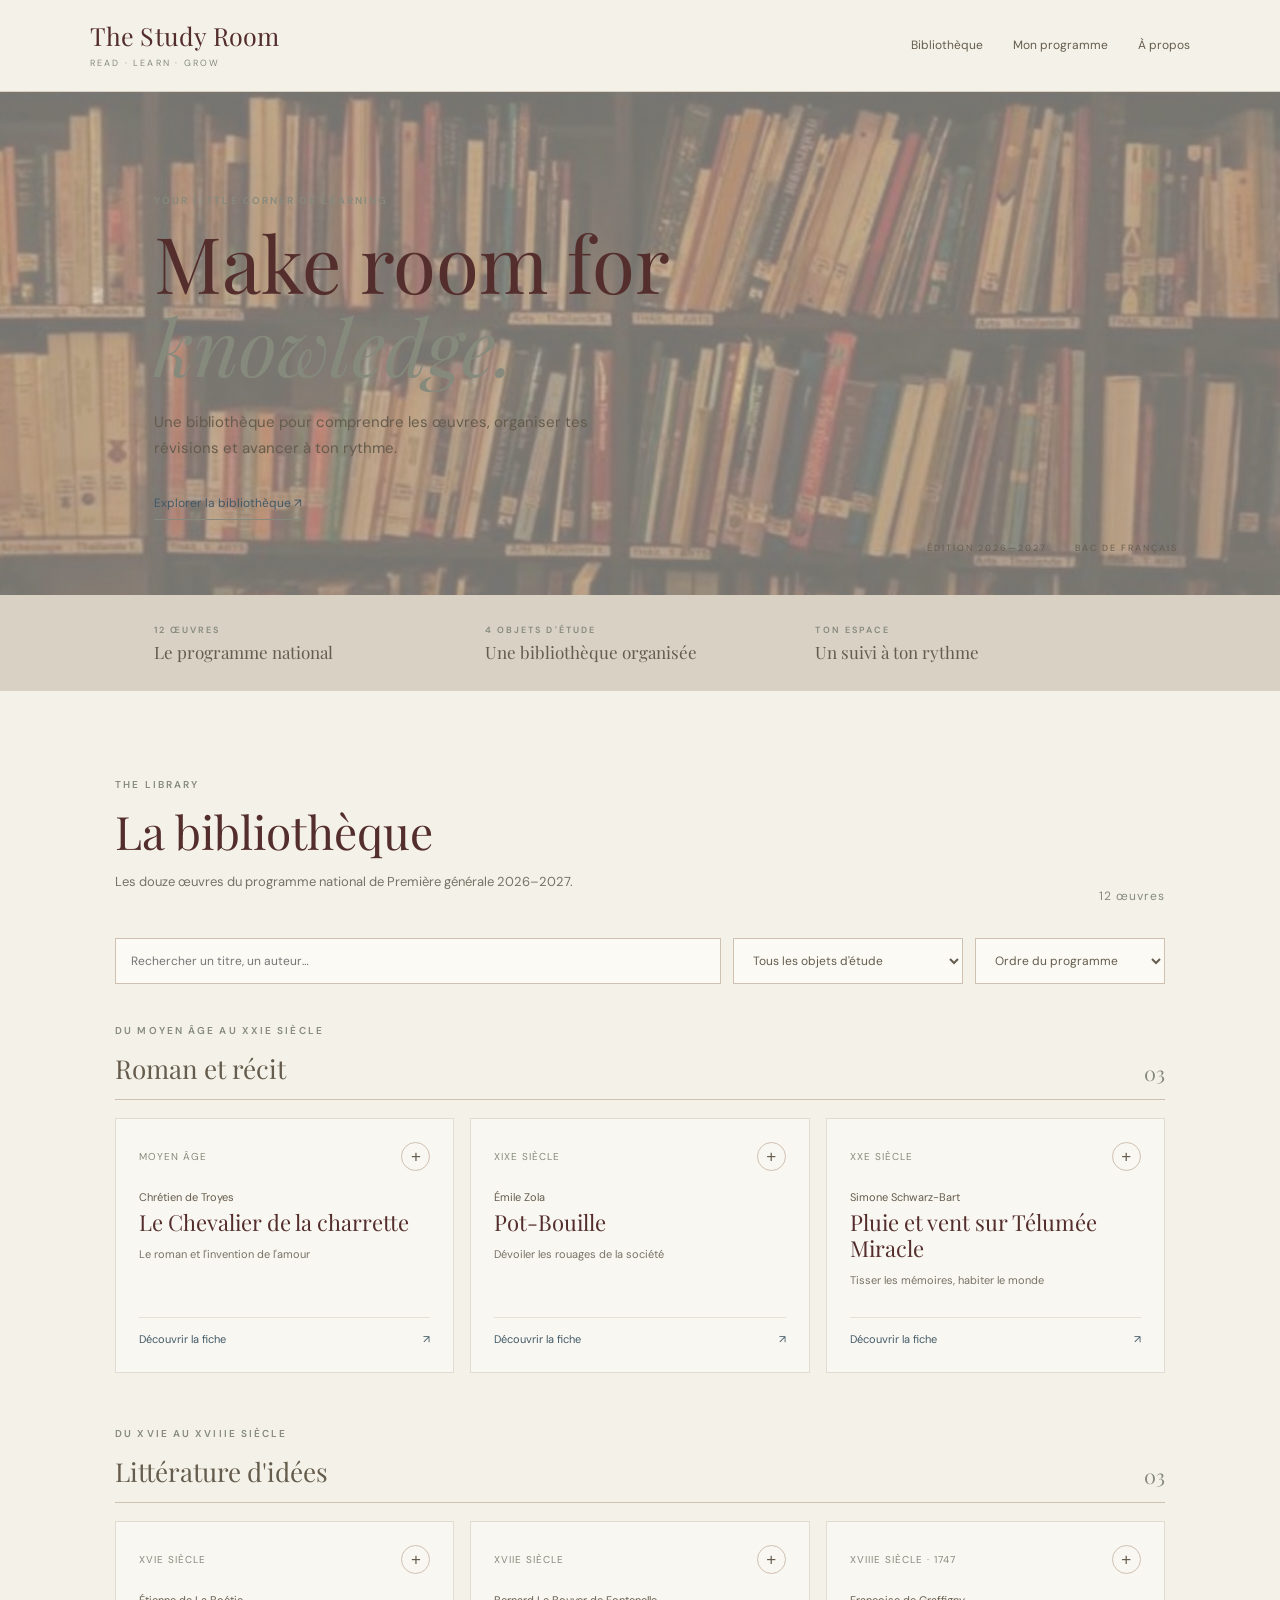
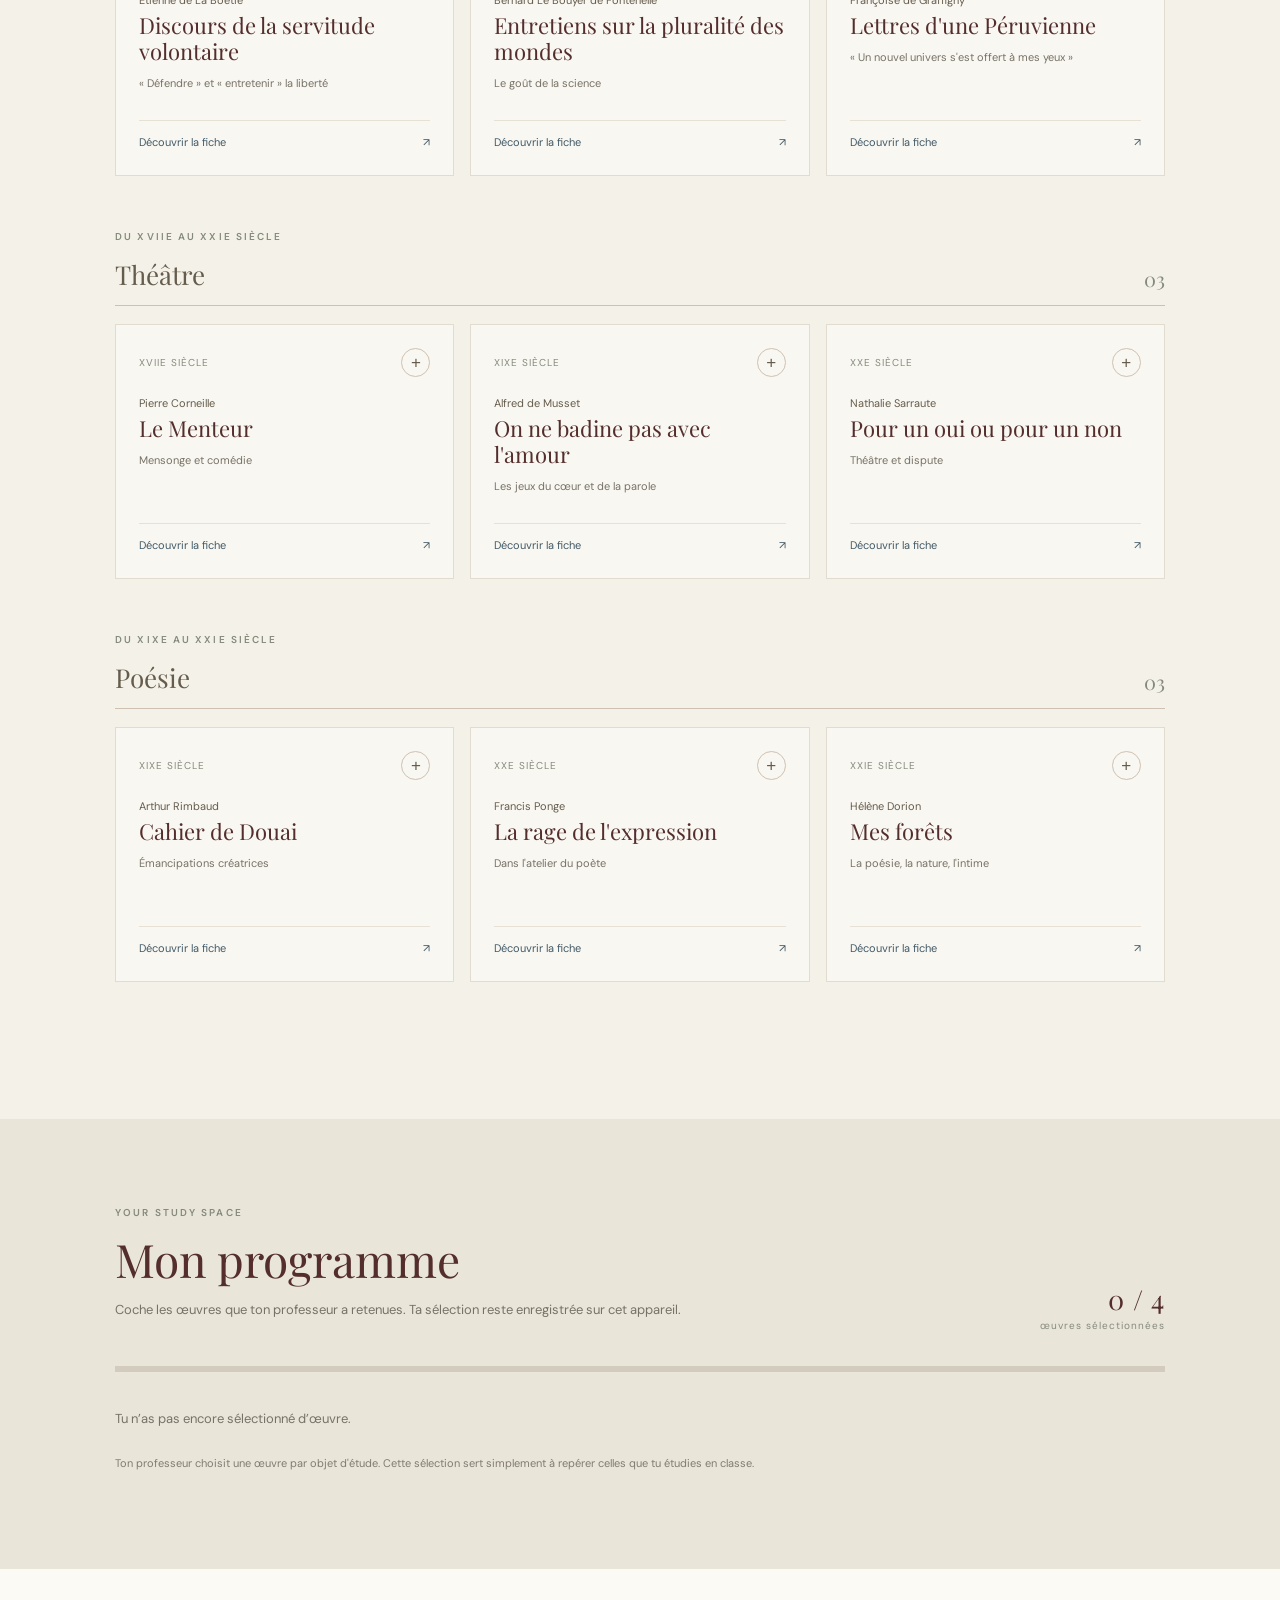
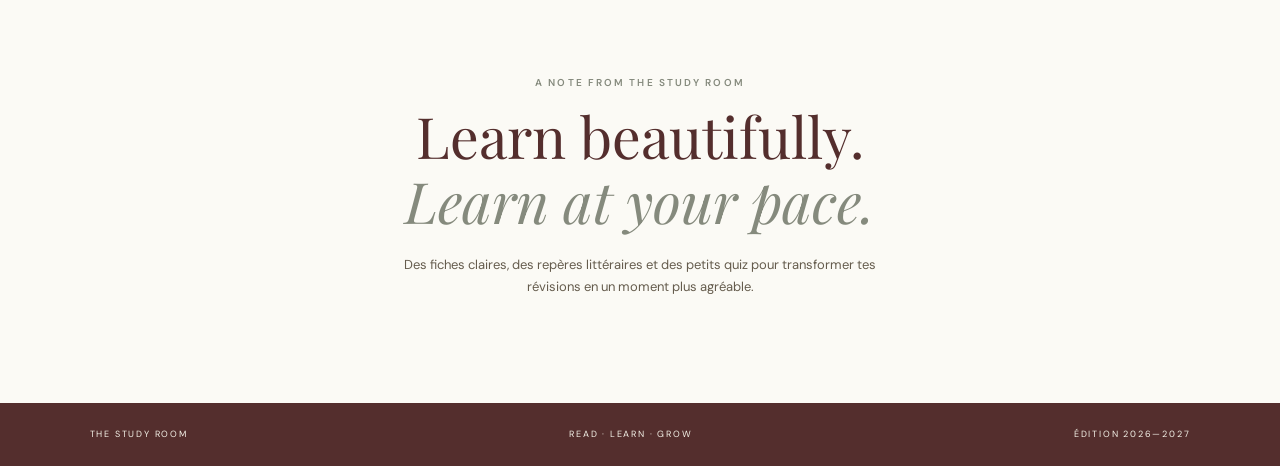
<file: index.html>
<!DOCTYPE html>
<html lang="fr">
<head>
  <meta charset="UTF-8">
  <meta name="viewport" content="width=device-width, initial-scale=1.0">
  <meta name="description" content="The Study Room — ta bibliothèque pour préparer le bac de français.">
  <title>The Study Room | Bibliothèque</title>
  <link rel="stylesheet" href="style.css">
  <script src="works.js" defer></script>
  <script src="app.js" defer></script>
</head>
<body>
  <header class="site-header">
    <a class="brand" href="index.html">The Study Room<span>READ · LEARN · GROW</span></a>
    <nav>
      <a href="#library">Bibliothèque</a>
      <a href="#my-program">Mon programme</a>
      <a href="#about">À propos</a>
    </nav>
  </header>

  <main>
    <section class="hero">
      <p class="eyebrow">YOUR LITTLE CORNER OF LEARNING</p>
      <h1>Make room for <em>knowledge.</em></h1>
      <p>Une bibliothèque pour comprendre les œuvres, organiser tes révisions et avancer à ton rythme.</p>
      <a class="text-link" href="#library">Explorer la bibliothèque <span>↗</span></a>
      <div class="hero-note">ÉDITION 2026—2027 <span>·</span> BAC DE FRANÇAIS</div>
    </section>

    <section class="intro-strip">
      <div><span class="eyebrow">12 ŒUVRES</span><strong>Le programme national</strong></div>
      <div><span class="eyebrow">4 OBJETS D'ÉTUDE</span><strong>Une bibliothèque organisée</strong></div>
      <div><span class="eyebrow">TON ESPACE</span><strong>Un suivi à ton rythme</strong></div>
    </section>

    <section class="section" id="library">
      <div class="section-heading">
        <div>
          <p class="eyebrow">THE LIBRARY</p>
          <h2>La bibliothèque</h2>
          <p class="muted">Les douze œuvres du programme national de Première générale 2026–2027.</p>
        </div>
        <span class="count" id="work-count">12 œuvres</span>
      </div>

      <div class="toolbar">
        <input id="search" type="search" placeholder="Rechercher un titre, un auteur…" aria-label="Rechercher une œuvre">
        <select id="filter" aria-label="Filtrer par objet d'étude">
          <option value="all">Tous les objets d'étude</option>
          <option value="roman">Roman et récit</option>
          <option value="idees">Littérature d'idées</option>
          <option value="theatre">Théâtre</option>
          <option value="poesie">Poésie</option>
        </select>
        <select id="sort" aria-label="Trier les œuvres">
          <option value="order">Ordre du programme</option>
          <option value="title">Titre A à Z</option>
          <option value="author">Auteur A à Z</option>
        </select>
      </div>

      <div id="library-groups"></div>
      <p id="empty-state" class="empty hidden">Aucune œuvre ne correspond à ta recherche.</p>
    </section>

    <section class="section personal-section" id="my-program">
      <div class="section-heading">
        <div>
          <p class="eyebrow">YOUR STUDY SPACE</p>
          <h2>Mon programme</h2>
          <p class="muted">Coche les œuvres que ton professeur a retenues. Ta sélection reste enregistrée sur cet appareil.</p>
        </div>
        <div class="progress-summary"><strong id="selected-count">0 / 4</strong><span>œuvres sélectionnées</span></div>
      </div>
      <div class="progress-track"><div id="program-progress"></div></div>
      <div id="selected-list" class="selected-list"><p class="muted">Tu n'as pas encore sélectionné d'œuvre.</p></div>
      <p class="small-note">Ton professeur choisit une œuvre par objet d'étude. Cette sélection sert simplement à repérer celles que tu étudies en classe.</p>
    </section>

    <section class="about section" id="about">
      <p class="eyebrow">A NOTE FROM THE STUDY ROOM</p>
      <h2>Learn beautifully.<br><em>Learn at your pace.</em></h2>
      <p>Des fiches claires, des repères littéraires et des petits quiz pour transformer tes révisions en un moment plus agréable.</p>
    </section>
  </main>

  <footer><span>THE STUDY ROOM</span><span>READ · LEARN · GROW</span><span>ÉDITION 2026—2027</span></footer>
</body>
</html>
</file>
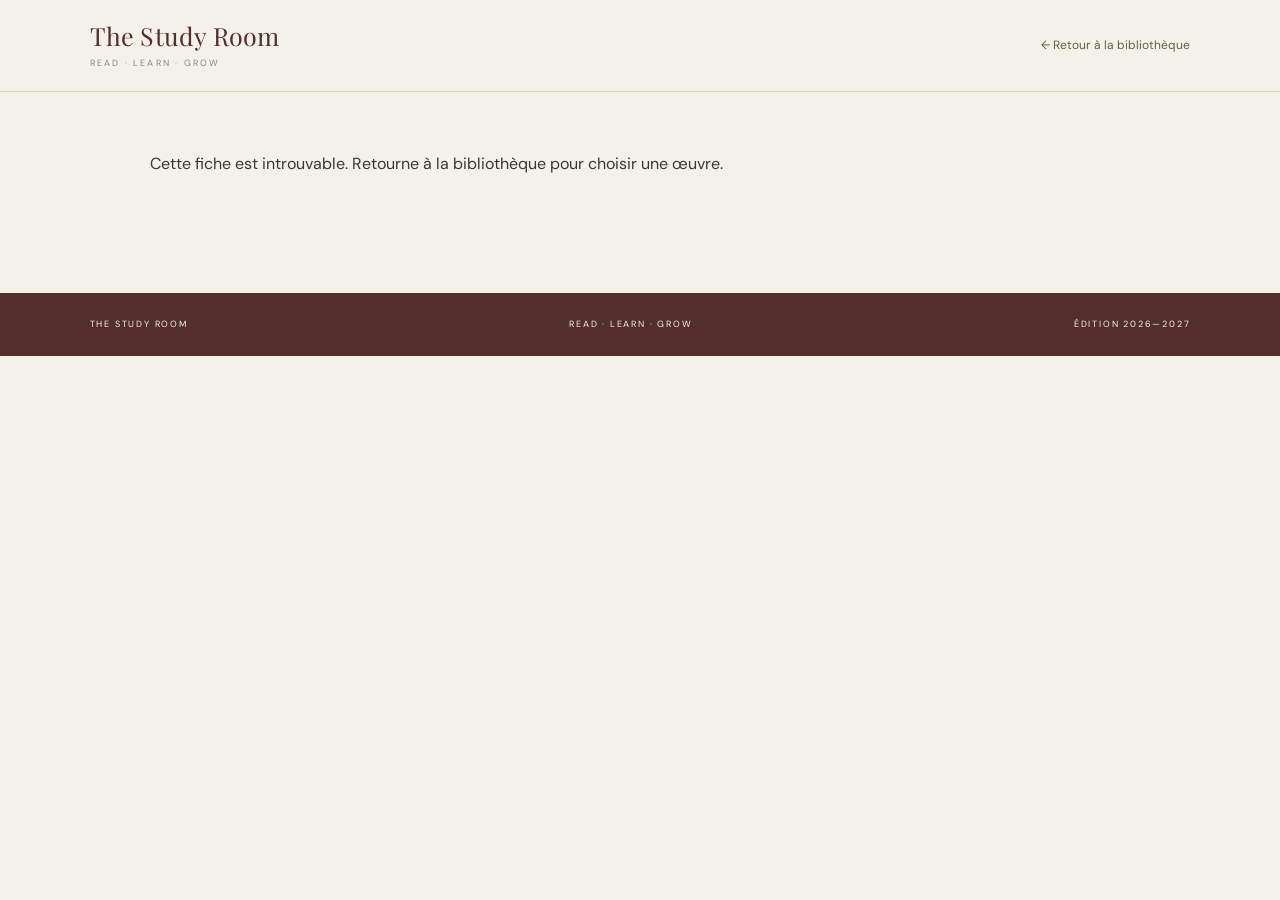
<file: oeuvre.html>
<!DOCTYPE html>
<html lang="fr">
<head>
  <meta charset="UTF-8">
  <meta name="viewport" content="width=device-width, initial-scale=1.0">
  <title>Fiche œuvre | The Study Room</title>
  <link rel="stylesheet" href="style.css">
  <script src="works.js" defer></script>
  <script src="app.js" defer></script>
</head>
<body>
  <header class="site-header">
    <a class="brand" href="index.html">The Study Room<span>READ · LEARN · GROW</span></a>
    <nav><a href="index.html#library">← Retour à la bibliothèque</a></nav>
  </header>
  <main class="detail-main" id="work-detail">
    <p class="eyebrow">THE STUDY ROOM · FICHE DE RÉVISION</p>
    <p>Chargement de la fiche…</p>
  </main>
  <footer><span>THE STUDY ROOM</span><span>READ · LEARN · GROW</span><span>ÉDITION 2026—2027</span></footer>
</body>
</html>
</file>
<file: style.css>
@import url('https://fonts.googleapis.com/css2?family=DM+Sans:wght@400;500;600&family=Playfair+Display:ital,wght@0,400;0,500;0,600;1,400;1,500&display=swap');

:root {
  --cream:#F4F2E8;
  --stone:#D9D1C4;
  --putty:#CFC1B2;
  --sage:#A8A895;
  --green:#858A7D;
  --brown:#655C4D;
  --wine:#542E2D;
  --bluegrey:#8FA0A0;
  --blue:#405967;
  --ink:#39372F;
  --white:#FBFAF5;
}
* { box-sizing:border-box; }
html { scroll-behavior:smooth; }
body { margin:0; background:var(--cream); color:var(--ink); font-family:"DM Sans",Arial,sans-serif; line-height:1.7; }
a { color:inherit; text-decoration:none; }
.site-header { min-height:92px; padding:20px 7%; display:flex; align-items:center; justify-content:space-between; border-bottom:1px solid var(--stone); }
.brand { color:var(--wine); font-family:"Playfair Display",Georgia,serif; font-size:25px; line-height:1.1; letter-spacing:.2px; }
.brand span { display:block; margin-top:7px; color:var(--green); font:9px "DM Sans",sans-serif; letter-spacing:2.2px; }
nav { display:flex; gap:30px; font-size:12px; color:var(--brown); }
nav a:hover,.text-link:hover,.card-link:hover { color:var(--wine); }
.hero {
  min-height: 440px;
  padding: 100px 12% 75px;
  position: relative;
  background:
    linear-gradient(
      rgba(244, 242, 232, 0.48),
      rgba(244, 242, 232, 0.48)
    ),
    url("bibliotheque.jpg") center/cover no-repeat;
}.eyebrow { color:var(--green); font-size:10px; font-weight:600; letter-spacing:2.1px; text-transform:uppercase; margin:0 0 12px; }
.hero h1 { max-width:700px; margin:0; color:var(--wine); font:clamp(43px,7vw,78px)/1.06 "Playfair Display",Georgia,serif; font-weight:400; }
h1 em,h2 em { color:var(--green); font-weight:400; }
.hero>p:not(.eyebrow) { max-width:480px; margin:24px 0; color:var(--brown); font-size:15px; }
.text-link { display:inline-block; margin-top:8px; padding-bottom:5px; border-bottom:1px solid var(--green); color:var(--blue); font-size:12px; }
.hero-note { position:absolute; right:8%; bottom:38px; color:var(--brown); font-size:9px; letter-spacing:2px; }
.hero-note span { padding:0 8px; color:var(--green); }
.intro-strip { display:grid; grid-template-columns:repeat(3,1fr); gap:20px; padding:28px 12%; background:var(--stone); }
.intro-strip div { display:flex; flex-direction:column; gap:3px; }
.intro-strip .eyebrow { margin:0; font-size:9px; }
.intro-strip strong { font:17px "Playfair Display",Georgia,serif; color:var(--brown); font-weight:400; }
.section { padding:85px 9%; }
.section-heading { display:flex; justify-content:space-between; align-items:end; gap:20px; margin-bottom:32px; }
h2 { margin:0 0 8px; color:var(--wine); font:clamp(32px,4vw,46px)/1.15 "Playfair Display",Georgia,serif; font-weight:400; }
.muted { color:#777267; font-size:13px; }
.count,.progress-summary { color:var(--green); font-size:12px; letter-spacing:1px; }
.toolbar { display:grid; grid-template-columns:1fr 230px 190px; gap:12px; margin-bottom:38px; }
input,select { width:100%; padding:13px 15px; border:1px solid var(--putty); border-radius:0; background:var(--white); color:var(--brown); font:12px "DM Sans",sans-serif; }
input:focus,select:focus { outline:1px solid var(--green); }
.work-group { margin:0 0 52px; }
.group-heading { display:flex; justify-content:space-between; align-items:end; border-bottom:1px solid var(--putty); padding-bottom:13px; margin-bottom:18px; }
.group-heading h3 { margin:0; color:var(--brown); font:26px "Playfair Display",Georgia,serif; font-weight:400; }
.group-heading>span { color:var(--green); font:20px "Playfair Display",serif; }
.work-grid { display:grid; grid-template-columns:repeat(3,minmax(0,1fr)); gap:16px; }
.work-card { display:flex; flex-direction:column; min-height:255px; padding:23px; background:rgba(251,250,245,.72); border:1px solid #e2dbcf; transition:transform .2s,border-color .2s; }
.work-card:hover { transform:translateY(-3px); border-color:var(--green); }
.card-top { display:flex; justify-content:space-between; align-items:center; color:var(--green); font-size:10px; letter-spacing:1px; text-transform:uppercase; }
.mark-button { width:29px; height:29px; border:1px solid var(--putty); border-radius:50%; background:transparent; color:var(--brown); cursor:pointer; font-size:17px; line-height:1; }
.mark-button.is-selected { background:var(--green); border-color:var(--green); color:white; }
.card-author { margin:17px 0 2px; color:var(--brown); font-size:11px; }
.work-card h4 { margin:0; color:var(--wine); font:22px/1.2 "Playfair Display",Georgia,serif; font-weight:400; }
.card-path { margin:10px 0 18px; color:#777267; font-size:11px; }
.card-link { margin-top:auto; padding-top:12px; border-top:1px solid #e7e0d5; color:var(--blue); font-size:11px; }
.card-link span { float:right; }
.empty { padding:30px; text-align:center; }
.hidden { display:none!important; }
.personal-section { background:#e9e5d9; }
.progress-summary { display:flex; flex-direction:column; text-align:right; }
.progress-summary strong { color:var(--wine); font:27px "Playfair Display",serif; }
.progress-summary span { font-size:10px; }
.progress-track,.quiz-progress { height:6px; overflow:hidden; background:#d3cbbd; }
.progress-track>div,.quiz-progress span { display:block; height:100%; width:0; background:var(--green); transition:width .3s; }
.selected-list { display:flex; flex-wrap:wrap; gap:10px; margin-top:23px; }
.selected-list a { padding:9px 13px; border:1px solid var(--putty); background:var(--white); color:var(--wine); font:14px "Playfair Display",serif; }
.selected-list a span { color:var(--green); font:10px "DM Sans",sans-serif; }
.small-note { color:#817b70; font-size:11px; line-height:1.7; }
.about { text-align:center; padding-top:105px; padding-bottom:105px; background:var(--white); }
.about h2 { font-size:clamp(38px,5vw,57px); }
.about>p:last-child { max-width:500px; margin:20px auto 0; color:var(--brown); font-size:13px; }
footer { display:flex; justify-content:space-between; gap:15px; padding:24px 7%; background:var(--wine); color:var(--cream); font-size:9px; letter-spacing:1.8px; }
.detail-main { max-width:1160px; margin:auto; padding:42px 7% 100px; }
.back-link { display:inline-block; margin-bottom:48px; color:var(--blue); font-size:12px; }
.detail-heading { max-width:760px; padding:20px 0 55px; }
.detail-heading h1 { margin:0; color:var(--wine); font:clamp(42px,7vw,72px)/1.08 "Playfair Display",Georgia,serif; font-weight:400; }
.detail-author { margin:12px 0 35px; color:var(--brown); font:20px "Playfair Display",serif; }
.path-label { color:var(--green); font-size:9px; letter-spacing:2px; }
.detail-path { margin:5px 0 15px; color:var(--blue); font:21px "Playfair Display",serif; }
.outline-button,.solid-button { padding:12px 19px; border:1px solid var(--green); background:transparent; color:var(--brown); font:11px "DM Sans",sans-serif; cursor:pointer; }
.outline-button { margin-top:16px; }
.solid-button { background:var(--blue); border-color:var(--blue); color:white; }
.solid-button:disabled { opacity:.45; cursor:not-allowed; }
.detail-columns { display:grid; grid-template-columns:190px minmax(0,1fr); gap:55px; border-top:1px solid var(--putty); padding-top:42px; }
.detail-index { display:flex; flex-direction:column; align-items:flex-start; gap:12px; position:sticky; top:20px; height:max-content; }
.detail-index a { color:var(--brown); font-size:11px; }
.detail-index a:hover { color:var(--wine); }
.detail-section { padding:0 0 48px; margin-bottom:35px; border-bottom:1px solid #e1d9cd; scroll-margin-top:25px; }
.detail-section h2 { font-size:34px; }
.detail-section>p:not(.eyebrow) { max-width:720px; color:var(--brown); font-size:14px; }
.fact-box { display:flex; justify-content:space-between; gap:20px; padding:15px 17px; margin:10px 0; background:var(--white); border:1px solid #e6dfd4; }
.fact-box span { color:var(--green); font-size:10px; text-transform:uppercase; letter-spacing:1px; }
.fact-box strong { color:var(--brown); font:15px "Playfair Display",serif; text-align:right; }
.tag-list { display:flex; flex-wrap:wrap; gap:9px; }
.tag-list span { padding:8px 13px; background:#e5e4d9; color:var(--brown); font-size:11px; }
.quiz-box { max-width:650px; padding:28px; background:#e9e5d9; }
.quiz-progress { margin-bottom:23px; }
.quiz-count { color:var(--green); font-size:9px; letter-spacing:2px; }
.quiz-box h3 { color:var(--wine); font:24px "Playfair Display",serif; font-weight:400; }
.quiz-answers { display:grid; gap:9px; }
.answer-option { padding:13px 15px; border:1px solid var(--putty); background:var(--white); color:var(--brown); text-align:left; font:12px "DM Sans",sans-serif; cursor:pointer; }
.answer-option:hover:not(:disabled) { border-color:var(--green); }
.answer-option:disabled { cursor:default; opacity:.8; }
.answer-option.correct { border-color:var(--green); background:#dce1d5; }
.answer-option.incorrect { border-color:#a46c64; background:#eadbd6; }
#quiz-feedback { min-height:28px; color:var(--wine); font-size:12px; }
#quiz-result { padding:20px 0; }
#quiz-result h3 { font-size:38px; }
@media(max-width:760px) {
  .site-header { align-items:flex-start; flex-direction:column; gap:17px; padding:20px 6%; }
  nav { flex-wrap:wrap; gap:17px; }
  .hero { padding:75px 7% 90px; }
  .hero-note { left:7%; right:auto; }
  .intro-strip { grid-template-columns:1fr; gap:15px; padding:24px 7%; }
  .section { padding:60px 6%; }
  .section-heading { align-items:flex-start; flex-direction:column; }
  .toolbar { grid-template-columns:1fr; }
  .work-grid { grid-template-columns:1fr; }
  .detail-columns { grid-template-columns:1fr; gap:25px; }
  .detail-index { position:static; flex-direction:row; flex-wrap:wrap; }
  .detail-index .eyebrow { width:100%; }
  .fact-box { flex-direction:column; gap:4px; }
  .fact-box strong { text-align:left; }
  footer { flex-direction:column; }
}


/* Mise en forme des fiches de révision enrichies */
.study-list { padding-left: 1.25rem; margin: 1rem 0 0; }
.study-list li { margin: 0 0 .9rem; line-height: 1.8; padding-left: .25rem; }
.detail-content .detail-section > p:not(.eyebrow) { line-height: 1.85; }
.detail-index a { display:block; margin:.55rem 0; }
</file>
